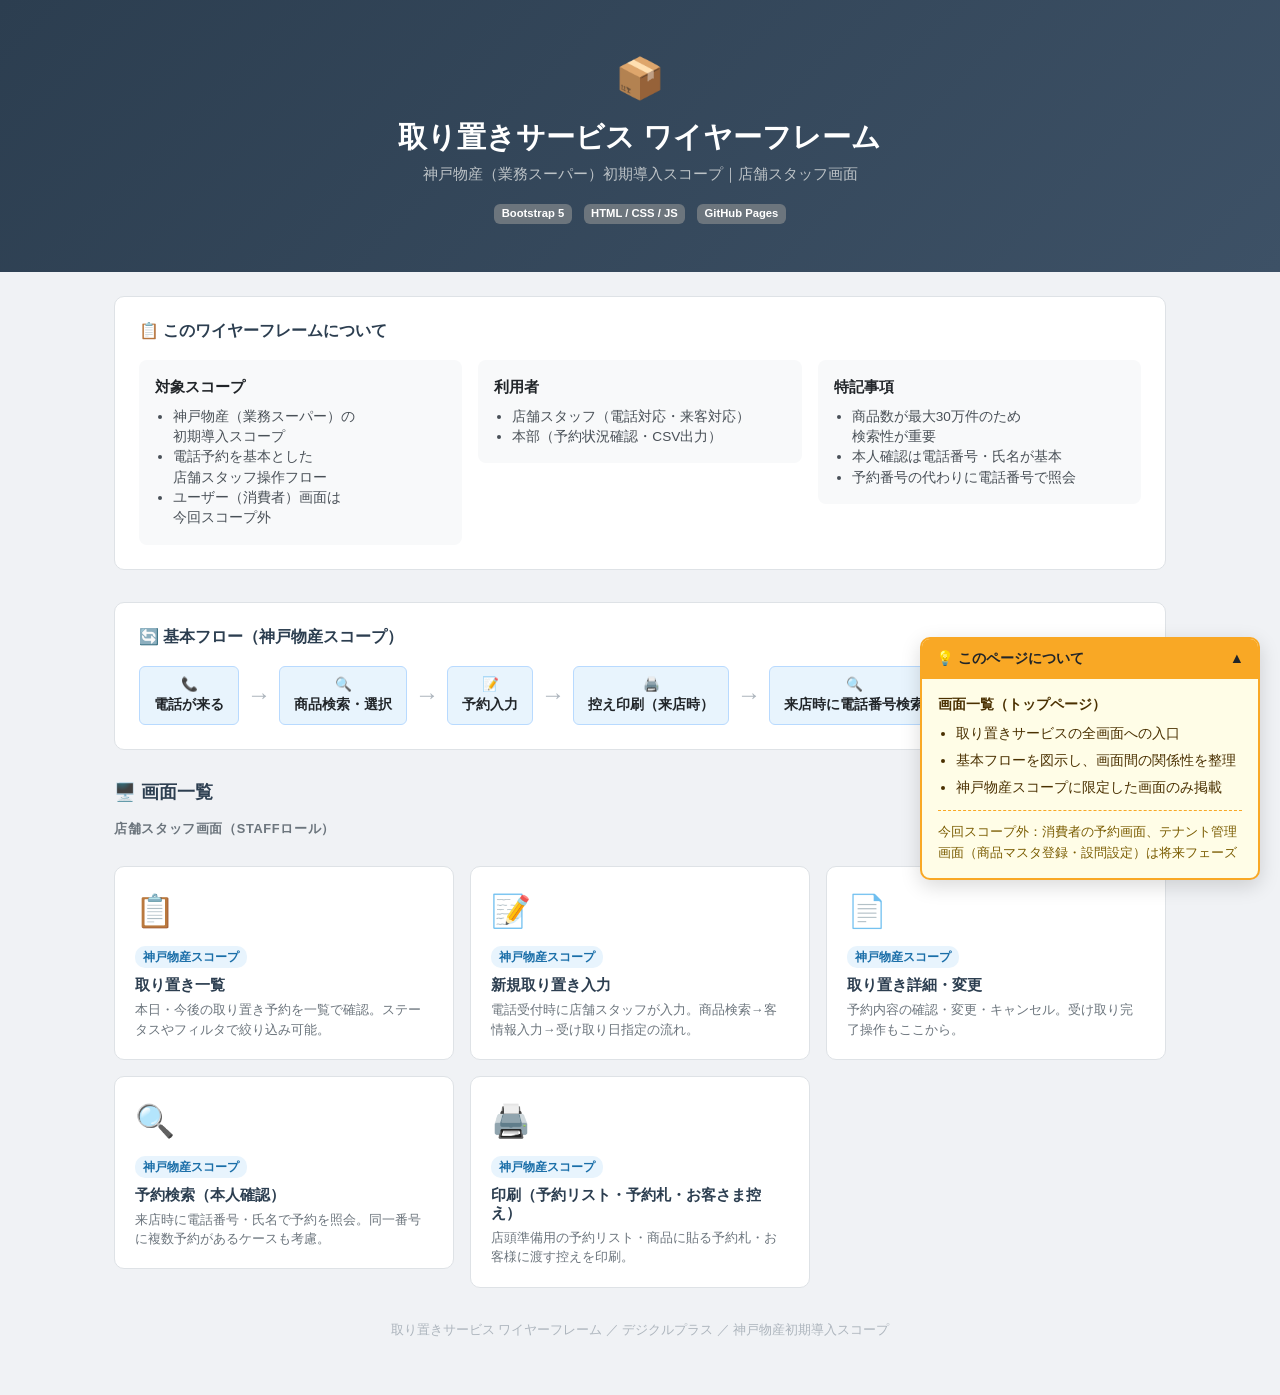
<file: index.html>
<!DOCTYPE html>
<html lang="ja">
<head>
  <meta charset="UTF-8">
  <meta name="viewport" content="width=device-width, initial-scale=1.0">
  <title>取り置きサービス ワイヤーフレーム</title>
  <link href="https://cdn.jsdelivr.net/npm/bootstrap@5.3.0/dist/css/bootstrap.min.css" rel="stylesheet">
  <link href="assets/style.css" rel="stylesheet">
  <style>
    .hero {
      background: linear-gradient(135deg, #2c3e50 0%, #3d5166 100%);
      color: #fff;
      padding: 48px 24px;
      text-align: center;
    }
    .hero h1 { font-size: 1.8rem; font-weight: bold; margin-bottom: 8px; }
    .hero p { color: #bdc3c7; font-size: 0.95rem; }
    .flow-section {
      background: #fff;
      border: 1px solid #dee2e6;
      border-radius: 10px;
      padding: 24px;
      margin-bottom: 32px;
    }
    .flow-section h2 { font-size: 1rem; font-weight: bold; color: #2c3e50; margin-bottom: 20px; }
    .scope-badge {
      display: inline-block;
      background: #e8f4fd;
      color: #1a6ea8;
      font-size: 0.75rem;
      padding: 2px 8px;
      border-radius: 10px;
      font-weight: 600;
      margin-bottom: 8px;
    }
  </style>
</head>
<body>

<div class="hero">
  <div style="font-size:2.5rem;margin-bottom:12px;">📦</div>
  <h1>取り置きサービス ワイヤーフレーム</h1>
  <p>神戸物産（業務スーパー）初期導入スコープ｜店舗スタッフ画面</p>
  <div style="margin-top:12px;">
    <span class="badge bg-secondary me-2">Bootstrap 5</span>
    <span class="badge bg-secondary me-2">HTML / CSS / JS</span>
    <span class="badge bg-secondary">GitHub Pages</span>
  </div>
</div>

<div class="wf-main">

  <!-- スコープ説明 -->
  <div class="flow-section">
    <h2>📋 このワイヤーフレームについて</h2>
    <div class="row g-3">
      <div class="col-md-4">
        <div style="background:#f8f9fa;border-radius:8px;padding:16px;">
          <div style="font-weight:bold;margin-bottom:8px;">対象スコープ</div>
          <ul style="font-size:0.85rem;margin:0;padding-left:18px;color:#495057;">
            <li>神戸物産（業務スーパー）の<br>初期導入スコープ</li>
            <li>電話予約を基本とした<br>店舗スタッフ操作フロー</li>
            <li>ユーザー（消費者）画面は<br>今回スコープ外</li>
          </ul>
        </div>
      </div>
      <div class="col-md-4">
        <div style="background:#f8f9fa;border-radius:8px;padding:16px;">
          <div style="font-weight:bold;margin-bottom:8px;">利用者</div>
          <ul style="font-size:0.85rem;margin:0;padding-left:18px;color:#495057;">
            <li>店舗スタッフ（電話対応・来客対応）</li>
            <li>本部（予約状況確認・CSV出力）</li>
          </ul>
        </div>
      </div>
      <div class="col-md-4">
        <div style="background:#f8f9fa;border-radius:8px;padding:16px;">
          <div style="font-weight:bold;margin-bottom:8px;">特記事項</div>
          <ul style="font-size:0.85rem;margin:0;padding-left:18px;color:#495057;">
            <li>商品数が最大30万件のため<br>検索性が重要</li>
            <li>本人確認は電話番号・氏名が基本</li>
            <li>予約番号の代わりに電話番号で照会</li>
          </ul>
        </div>
      </div>
    </div>
  </div>

  <!-- 基本フロー -->
  <div class="flow-section">
    <h2>🔄 基本フロー（神戸物産スコープ）</h2>
    <div class="d-flex align-items-center flex-wrap gap-2" style="font-size:0.85rem;">
      <div style="background:#e8f4fd;border:1px solid #b8daff;border-radius:6px;padding:8px 14px;text-align:center;">
        📞<br><strong>電話が来る</strong>
      </div>
      <div class="flow-arrow">→</div>
      <div style="background:#e8f4fd;border:1px solid #b8daff;border-radius:6px;padding:8px 14px;text-align:center;">
        🔍<br><strong>商品検索・選択</strong>
      </div>
      <div class="flow-arrow">→</div>
      <div style="background:#e8f4fd;border:1px solid #b8daff;border-radius:6px;padding:8px 14px;text-align:center;">
        📝<br><strong>予約入力</strong>
      </div>
      <div class="flow-arrow">→</div>
      <div style="background:#e8f4fd;border:1px solid #b8daff;border-radius:6px;padding:8px 14px;text-align:center;">
        🖨️<br><strong>控え印刷（来店時）</strong>
      </div>
      <div class="flow-arrow">→</div>
      <div style="background:#e8f4fd;border:1px solid #b8daff;border-radius:6px;padding:8px 14px;text-align:center;">
        🔍<br><strong>来店時に電話番号検索</strong>
      </div>
      <div class="flow-arrow">→</div>
      <div style="background:#d4edda;border:1px solid #c3e6cb;border-radius:6px;padding:8px 14px;text-align:center;">
        ✅<br><strong>受け取り完了</strong>
      </div>
    </div>
  </div>

  <!-- 画面一覧 -->
  <h2 style="font-size:1.1rem;font-weight:bold;color:#2c3e50;margin-bottom:16px;">🖥️ 画面一覧</h2>

  <div class="row g-3 mb-4">
    <div class="col-12">
      <div style="font-size:0.8rem;font-weight:bold;color:#6c757d;text-transform:uppercase;letter-spacing:0.05em;margin-bottom:12px;">
        店舗スタッフ画面（staffロール）
      </div>
    </div>

    <div class="col-md-4">
      <a href="staff/order-list.html" class="screen-card">
        <div class="screen-icon">📋</div>
        <div class="scope-badge">神戸物産スコープ</div>
        <h5>取り置き一覧</h5>
        <p>本日・今後の取り置き予約を一覧で確認。ステータスやフィルタで絞り込み可能。</p>
      </a>
    </div>

    <div class="col-md-4">
      <a href="staff/order-new.html" class="screen-card">
        <div class="screen-icon">📝</div>
        <div class="scope-badge">神戸物産スコープ</div>
        <h5>新規取り置き入力</h5>
        <p>電話受付時に店舗スタッフが入力。商品検索→客情報入力→受け取り日指定の流れ。</p>
      </a>
    </div>

    <div class="col-md-4">
      <a href="staff/order-detail.html" class="screen-card">
        <div class="screen-icon">📄</div>
        <div class="scope-badge">神戸物産スコープ</div>
        <h5>取り置き詳細・変更</h5>
        <p>予約内容の確認・変更・キャンセル。受け取り完了操作もここから。</p>
      </a>
    </div>

    <div class="col-md-4">
      <a href="staff/order-search.html" class="screen-card">
        <div class="screen-icon">🔍</div>
        <div class="scope-badge">神戸物産スコープ</div>
        <h5>予約検索（本人確認）</h5>
        <p>来店時に電話番号・氏名で予約を照会。同一番号に複数予約があるケースも考慮。</p>
      </a>
    </div>

    <div class="col-md-4">
      <a href="staff/print.html" class="screen-card">
        <div class="screen-icon">🖨️</div>
        <div class="scope-badge">神戸物産スコープ</div>
        <h5>印刷（予約リスト・予約札・お客さま控え）</h5>
        <p>店頭準備用の予約リスト・商品に貼る予約札・お客様に渡す控えを印刷。</p>
      </a>
    </div>

  </div>

  <div style="font-size:0.8rem;color:#adb5bd;text-align:center;margin-top:32px;padding-bottom:32px;">
    取り置きサービス ワイヤーフレーム ／ デジクルプラス ／ 神戸物産初期導入スコープ
  </div>
</div>

<div class="annotation-panel">
  <div class="annotation-toggle" onclick="toggleAnnotation()">
    💡 このページについて <span class="chevron">▲</span>
  </div>
  <div class="annotation-body">
    <strong>画面一覧（トップページ）</strong>
    <ul>
      <li>取り置きサービスの全画面への入口</li>
      <li>基本フローを図示し、画面間の関係性を整理</li>
      <li>神戸物産スコープに限定した画面のみ掲載</li>
    </ul>
    <div class="note-section">
      今回スコープ外：消費者の予約画面、テナント管理画面（商品マスタ登録・設問設定）は将来フェーズ
    </div>
  </div>
</div>

<script src="https://cdn.jsdelivr.net/npm/bootstrap@5.3.0/dist/js/bootstrap.bundle.min.js"></script>
<script src="assets/main.js"></script>
</body>
</html>
</file>
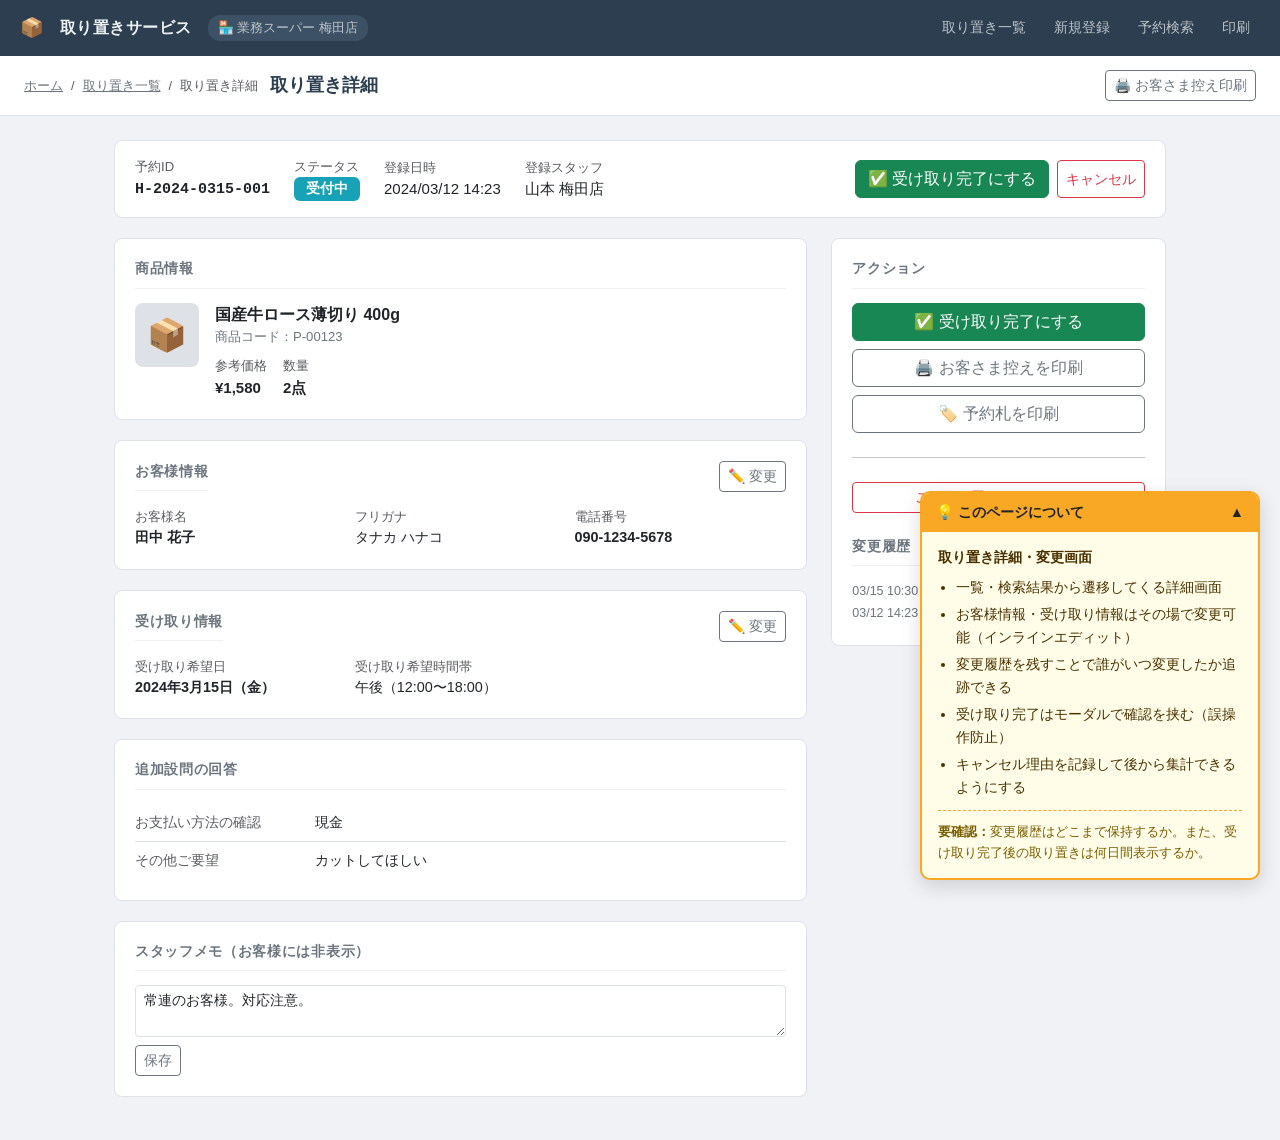
<file: staff/order-detail.html>
<!DOCTYPE html>
<html lang="ja">
<head>
  <meta charset="UTF-8">
  <meta name="viewport" content="width=device-width, initial-scale=1.0">
  <title>取り置き詳細 | 取り置きサービス</title>
  <link href="https://cdn.jsdelivr.net/npm/bootstrap@5.3.0/dist/css/bootstrap.min.css" rel="stylesheet">
  <link href="../assets/style.css" rel="stylesheet">
</head>
<body>

<!-- ヘッダー -->
<div class="wf-header">
  <span style="font-size:1.2rem;">📦</span>
  <span class="service-name">取り置きサービス</span>
  <span class="store-name">🏪 業務スーパー 梅田店</span>
  <div class="nav-links">
    <a href="order-list.html">取り置き一覧</a>
    <a href="order-new.html">新規登録</a>
    <a href="order-search.html">予約検索</a>
    <a href="print.html">印刷</a>
  </div>
</div>

<!-- ページタイトル -->
<div class="wf-page-title">
  <nav aria-label="breadcrumb">
    <ol class="breadcrumb mb-0">
      <li class="breadcrumb-item"><a href="../index.html" style="color:#6c757d;">ホーム</a></li>
      <li class="breadcrumb-item"><a href="order-list.html" style="color:#6c757d;">取り置き一覧</a></li>
      <li class="breadcrumb-item active">取り置き詳細</li>
    </ol>
  </nav>
  <h1>取り置き詳細</h1>
  <div class="ms-auto d-flex gap-2">
    <a href="print.html" class="btn btn-outline-secondary btn-sm">🖨️ お客さま控え印刷</a>
  </div>
</div>

<div id="toast-container" class="position-fixed bottom-0 start-50 translate-middle-x p-3" style="z-index:9000;"></div>

<div class="wf-main">

  <!-- ステータスバー -->
  <div class="wf-card" style="padding:16px 20px;">
    <div class="d-flex align-items-center gap-4 flex-wrap">
      <div>
        <small class="text-muted d-block">予約ID</small>
        <strong style="font-family:monospace;">H-2024-0315-001</strong>
      </div>
      <div>
        <small class="text-muted d-block">ステータス</small>
        <span class="badge badge-confirmed" style="font-size:0.85rem;padding:5px 12px;">受付中</span>
      </div>
      <div>
        <small class="text-muted d-block">登録日時</small>
        <span>2024/03/12 14:23</span>
      </div>
      <div>
        <small class="text-muted d-block">登録スタッフ</small>
        <span>山本 梅田店</span>
      </div>
      <div class="ms-auto d-flex gap-2">
        <button class="btn btn-success" onclick="showReceiveModal()">
          ✅ 受け取り完了にする
        </button>
        <button class="btn btn-outline-danger btn-sm" onclick="showCancelModal()">
          キャンセル
        </button>
      </div>
    </div>
  </div>

  <div class="row g-4">
    <!-- 左：詳細 -->
    <div class="col-md-8">

      <!-- 商品情報 -->
      <div class="wf-card">
        <div class="wf-card-title">商品情報</div>
        <div class="d-flex gap-3 align-items-start">
          <div style="background:#dee2e6;width:64px;height:64px;border-radius:8px;display:flex;align-items:center;justify-content:center;font-size:2rem;flex-shrink:0;">📦</div>
          <div style="flex:1;">
            <div style="font-weight:bold;font-size:1rem;">国産牛ロース薄切り 400g</div>
            <div style="font-size:0.82rem;color:#6c757d;">商品コード：P-00123</div>
            <div class="d-flex gap-3 mt-2">
              <div>
                <small class="text-muted">参考価格</small><br>
                <span style="font-weight:bold;">¥1,580</span>
              </div>
              <div>
                <small class="text-muted">数量</small><br>
                <span style="font-weight:bold;">2点</span>
              </div>
            </div>
          </div>
        </div>
      </div>

      <!-- お客様情報 -->
      <div class="wf-card">
        <div class="d-flex align-items-center mb-3">
          <div class="wf-card-title mb-0">お客様情報</div>
          <button class="btn btn-sm btn-outline-secondary ms-auto" onclick="toggleEdit()">✏️ 変更</button>
        </div>

        <!-- 表示モード -->
        <div id="view-mode">
          <div class="row g-2" style="font-size:0.9rem;">
            <div class="col-md-4">
              <small class="text-muted d-block">お客様名</small>
              <strong>田中 花子</strong>
            </div>
            <div class="col-md-4">
              <small class="text-muted d-block">フリガナ</small>
              タナカ ハナコ
            </div>
            <div class="col-md-4">
              <small class="text-muted d-block">電話番号</small>
              <strong>090-1234-5678</strong>
            </div>
          </div>
        </div>

        <!-- 編集モード（非表示） -->
        <div id="edit-mode" class="d-none">
          <div class="row g-3">
            <div class="col-md-4">
              <label class="wf-form-label required-mark">お客様名</label>
              <input type="text" class="form-control form-control-sm" value="田中 花子">
            </div>
            <div class="col-md-4">
              <label class="wf-form-label">フリガナ</label>
              <input type="text" class="form-control form-control-sm" value="タナカ ハナコ">
            </div>
            <div class="col-md-4">
              <label class="wf-form-label required-mark">電話番号</label>
              <input type="tel" class="form-control form-control-sm" value="090-1234-5678">
            </div>
          </div>
          <div class="mt-3 d-flex gap-2">
            <button class="btn btn-wf-primary btn-sm" onclick="saveEdit()">変更を保存</button>
            <button class="btn btn-outline-secondary btn-sm" onclick="cancelEdit()">キャンセル</button>
          </div>
        </div>
      </div>

      <!-- 受け取り情報 -->
      <div class="wf-card">
        <div class="d-flex align-items-center mb-3">
          <div class="wf-card-title mb-0">受け取り情報</div>
          <button class="btn btn-sm btn-outline-secondary ms-auto" onclick="toggleEditPickup()">✏️ 変更</button>
        </div>
        <div class="row g-2" style="font-size:0.9rem;">
          <div class="col-md-4">
            <small class="text-muted d-block">受け取り希望日</small>
            <strong>2024年3月15日（金）</strong>
          </div>
          <div class="col-md-4">
            <small class="text-muted d-block">受け取り希望時間帯</small>
            午後（12:00〜18:00）
          </div>
        </div>
      </div>

      <!-- 追加設問回答 -->
      <div class="wf-card">
        <div class="wf-card-title">追加設問の回答</div>
        <div style="font-size:0.9rem;">
          <div class="border-bottom py-2 d-flex">
            <span class="text-muted" style="width:180px;">お支払い方法の確認</span>
            <span>現金</span>
          </div>
          <div class="py-2 d-flex">
            <span class="text-muted" style="width:180px;">その他ご要望</span>
            <span>カットしてほしい</span>
          </div>
        </div>
      </div>

      <!-- スタッフメモ -->
      <div class="wf-card">
        <div class="wf-card-title">スタッフメモ（お客様には非表示）</div>
        <textarea class="form-control form-control-sm" rows="2">常連のお客様。対応注意。</textarea>
        <div class="mt-2">
          <button class="btn btn-sm btn-outline-secondary" onclick="showToast('メモを保存しました')">保存</button>
        </div>
      </div>

    </div>

    <!-- 右：操作パネル -->
    <div class="col-md-4">
      <div class="wf-card" style="position:sticky;top:80px;">
        <div class="wf-card-title">アクション</div>

        <div class="d-grid gap-2">
          <button class="btn btn-success" onclick="showReceiveModal()">
            ✅ 受け取り完了にする
          </button>
          <a href="print.html" class="btn btn-outline-secondary">
            🖨️ お客さま控えを印刷
          </a>
          <a href="print.html" class="btn btn-outline-secondary">
            🏷️ 予約札を印刷
          </a>
          <hr>
          <button class="btn btn-outline-danger btn-sm" onclick="showCancelModal()">
            この取り置きをキャンセル
          </button>
        </div>

        <div class="mt-4">
          <div class="wf-card-title">変更履歴</div>
          <div style="font-size:0.78rem;color:#6c757d;line-height:1.8;">
            <div>03/15 10:30 <span style="color:#2c3e50;">山本</span>｜数量 1→2 に変更</div>
            <div>03/12 14:23 <span style="color:#2c3e50;">山本</span>｜新規登録</div>
          </div>
        </div>
      </div>
    </div>
  </div>
</div>

<!-- 受け取り完了確認モーダル -->
<div class="modal fade" id="receiveModal" tabindex="-1">
  <div class="modal-dialog">
    <div class="modal-content">
      <div class="modal-header">
        <h5 class="modal-title">✅ 受け取り完了の確認</h5>
        <button class="btn-close" data-bs-dismiss="modal"></button>
      </div>
      <div class="modal-body">
        <p>以下の取り置きを「受け取り済み」に変更します。</p>
        <div style="background:#f8f9fa;border-radius:6px;padding:12px;font-size:0.9rem;">
          <div><strong>田中 花子</strong> 様</div>
          <div class="text-muted">国産牛ロース薄切り 400g × 2点</div>
        </div>
        <div class="form-check mt-3">
          <input class="form-check-input" type="checkbox" id="confirm-check">
          <label class="form-check-label" for="confirm-check">
            代金の受け取りを確認しました
          </label>
        </div>
      </div>
      <div class="modal-footer">
        <button class="btn btn-outline-secondary" data-bs-dismiss="modal">戻る</button>
        <a href="order-list.html" class="btn btn-success" onclick="showToast('受け取り完了に更新しました', 'success')">
          受け取り完了にする
        </a>
      </div>
    </div>
  </div>
</div>

<!-- キャンセル確認モーダル -->
<div class="modal fade" id="cancelModal" tabindex="-1">
  <div class="modal-dialog">
    <div class="modal-content">
      <div class="modal-header">
        <h5 class="modal-title" style="color:#dc3545;">⚠️ キャンセルの確認</h5>
        <button class="btn-close" data-bs-dismiss="modal"></button>
      </div>
      <div class="modal-body">
        <p>以下の取り置きをキャンセルします。この操作は取り消せません。</p>
        <div style="background:#f8f9fa;border-radius:6px;padding:12px;font-size:0.9rem;">
          <div><strong>田中 花子</strong> 様</div>
          <div class="text-muted">国産牛ロース薄切り 400g × 2点</div>
        </div>
        <div class="mt-3">
          <label class="wf-form-label">キャンセル理由</label>
          <select class="form-select form-select-sm">
            <option>お客様都合（キャンセル連絡あり）</option>
            <option>お客様都合（無連絡）</option>
            <option>店舗都合（在庫切れ）</option>
            <option>店舗都合（その他）</option>
            <option>入力ミス</option>
          </select>
        </div>
      </div>
      <div class="modal-footer">
        <button class="btn btn-outline-secondary" data-bs-dismiss="modal">戻る</button>
        <a href="order-list.html" class="btn btn-danger" onclick="showToast('キャンセルしました', 'danger')">
          キャンセルする
        </a>
      </div>
    </div>
  </div>
</div>

<!-- アノテーション -->
<div class="annotation-panel">
  <div class="annotation-toggle" onclick="toggleAnnotation()">
    💡 このページについて <span class="chevron">▲</span>
  </div>
  <div class="annotation-body">
    <strong>取り置き詳細・変更画面</strong>
    <ul>
      <li>一覧・検索結果から遷移してくる詳細画面</li>
      <li>お客様情報・受け取り情報はその場で変更可能（インラインエディット）</li>
      <li>変更履歴を残すことで誰がいつ変更したか追跡できる</li>
      <li>受け取り完了はモーダルで確認を挟む（誤操作防止）</li>
      <li>キャンセル理由を記録して後から集計できるようにする</li>
    </ul>
    <div class="note-section">
      <strong>要確認：</strong>変更履歴はどこまで保持するか。また、受け取り完了後の取り置きは何日間表示するか。
    </div>
  </div>
</div>

<script src="https://cdn.jsdelivr.net/npm/bootstrap@5.3.0/dist/js/bootstrap.bundle.min.js"></script>
<script src="../assets/main.js"></script>
<script>
  function showReceiveModal() {
    new bootstrap.Modal(document.getElementById('receiveModal')).show();
  }
  function showCancelModal() {
    new bootstrap.Modal(document.getElementById('cancelModal')).show();
  }

  let isEditing = false;
  function toggleEdit() {
    isEditing = !isEditing;
    document.getElementById('view-mode').classList.toggle('d-none', isEditing);
    document.getElementById('edit-mode').classList.toggle('d-none', !isEditing);
  }
  function saveEdit() {
    toggleEdit();
    showToast('お客様情報を更新しました');
  }
  function cancelEdit() {
    isEditing = true;
    toggleEdit();
  }
  function toggleEditPickup() {
    showToast('受け取り情報の変更フォームはWIP');
  }
</script>
</body>
</html>
</file>
<file: assets/style.css>
/* ============================================
   取り置きサービス ワイヤーフレーム 共通スタイル
   ============================================ */

body {
  background: #f0f2f5;
  font-family: 'Helvetica Neue', Arial, 'Hiragino Sans', sans-serif;
  font-size: 15px;
}

/* ---- ヘッダー ---- */
.wf-header {
  background: #2c3e50;
  color: #fff;
  padding: 0 20px;
  height: 56px;
  display: flex;
  align-items: center;
  gap: 16px;
  position: sticky;
  top: 0;
  z-index: 100;
}
.wf-header .service-name {
  font-size: 1rem;
  font-weight: bold;
  letter-spacing: 0.03em;
  color: #ecf0f1;
}
.wf-header .store-name {
  font-size: 0.8rem;
  background: #3d5166;
  padding: 3px 10px;
  border-radius: 12px;
  color: #bdc3c7;
}
.wf-header .nav-links {
  margin-left: auto;
  display: flex;
  gap: 8px;
}
.wf-header .nav-links a {
  color: #bdc3c7;
  text-decoration: none;
  font-size: 0.85rem;
  padding: 4px 10px;
  border-radius: 4px;
  transition: background 0.15s;
}
.wf-header .nav-links a:hover,
.wf-header .nav-links a.active {
  background: #3d5166;
  color: #fff;
}

/* ---- サブヘッダー（ページタイトル） ---- */
.wf-page-title {
  background: #fff;
  border-bottom: 1px solid #dee2e6;
  padding: 14px 24px;
  display: flex;
  align-items: center;
  gap: 12px;
}
.wf-page-title h1 {
  font-size: 1.15rem;
  font-weight: bold;
  margin: 0;
  color: #2c3e50;
}
.wf-page-title .breadcrumb {
  margin: 0;
  font-size: 0.8rem;
}

/* ---- メインコンテンツ ---- */
.wf-main {
  padding: 24px;
  max-width: 1100px;
  margin: 0 auto;
}

/* ---- カード ---- */
.wf-card {
  background: #fff;
  border: 1px solid #dee2e6;
  border-radius: 8px;
  padding: 20px;
  margin-bottom: 20px;
}
.wf-card-title {
  font-size: 0.85rem;
  font-weight: bold;
  color: #6c757d;
  text-transform: uppercase;
  letter-spacing: 0.05em;
  margin-bottom: 14px;
  padding-bottom: 8px;
  border-bottom: 1px solid #f0f0f0;
}

/* ---- ステータスバッジ ---- */
.badge-pending   { background: #ffc107; color: #333; }
.badge-confirmed { background: #17a2b8; color: #fff; }
.badge-received  { background: #28a745; color: #fff; }
.badge-cancelled { background: #dc3545; color: #fff; }
.badge-expired   { background: #6c757d; color: #fff; }

/* ---- テーブル ---- */
.wf-table th {
  background: #f8f9fa;
  font-size: 0.82rem;
  color: #6c757d;
  font-weight: 600;
  white-space: nowrap;
}
.wf-table td {
  vertical-align: middle;
  font-size: 0.9rem;
}
.wf-table tbody tr:hover {
  background: #f8faff;
  cursor: pointer;
}

/* ---- フォーム ---- */
.wf-form-label {
  font-size: 0.85rem;
  font-weight: 600;
  color: #495057;
  margin-bottom: 4px;
}
.required-mark::after {
  content: " *";
  color: #dc3545;
}

/* ---- ボタン ---- */
.btn-wf-primary {
  background: #2c3e50;
  color: #fff;
  border: none;
  padding: 10px 24px;
  border-radius: 6px;
  font-size: 0.95rem;
  font-weight: 600;
}
.btn-wf-primary:hover {
  background: #1a252f;
  color: #fff;
}

/* ---- アノテーションパネル ---- */
.annotation-panel {
  position: fixed;
  bottom: 20px;
  right: 20px;
  width: 340px;
  background: #fffde7;
  border: 2px solid #f9a825;
  border-radius: 10px;
  box-shadow: 0 6px 20px rgba(0, 0, 0, 0.15);
  z-index: 9999;
  transition: all 0.2s;
}
.annotation-toggle {
  background: #f9a825;
  padding: 9px 14px;
  font-weight: bold;
  font-size: 0.9rem;
  cursor: pointer;
  border-radius: 8px 8px 0 0;
  display: flex;
  align-items: center;
  gap: 6px;
  user-select: none;
}
.annotation-toggle .chevron {
  margin-left: auto;
  transition: transform 0.2s;
}
.annotation-toggle.collapsed .chevron {
  transform: rotate(180deg);
}
.annotation-body {
  padding: 14px 16px;
  font-size: 0.85rem;
  line-height: 1.7;
  color: #4a3000;
}
.annotation-body.hidden {
  display: none;
}
.annotation-body ul {
  margin: 6px 0 0 0;
  padding-left: 18px;
}
.annotation-body li {
  margin-bottom: 4px;
}
.annotation-body .note-section {
  margin-top: 10px;
  padding-top: 10px;
  border-top: 1px dashed #f9a825;
  font-size: 0.8rem;
  color: #7a5c00;
}

/* ---- 検索ボックス ---- */
.search-box {
  background: #f8f9fa;
  border: 1px solid #dee2e6;
  border-radius: 8px;
  padding: 16px 20px;
  margin-bottom: 20px;
}

/* ---- 印刷プレビュー ---- */
.print-preview {
  background: #fff;
  border: 1px solid #ccc;
  box-shadow: 2px 2px 8px rgba(0,0,0,0.1);
  padding: 20px;
  margin: 0 auto;
}

/* ---- インデックスページ ---- */
.screen-card {
  background: #fff;
  border: 1px solid #dee2e6;
  border-radius: 10px;
  padding: 20px;
  text-decoration: none;
  color: inherit;
  display: block;
  transition: box-shadow 0.15s, transform 0.15s;
}
.screen-card:hover {
  box-shadow: 0 6px 20px rgba(0,0,0,0.1);
  transform: translateY(-2px);
  color: inherit;
}
.screen-card .screen-icon {
  font-size: 2rem;
  margin-bottom: 10px;
}
.screen-card h5 {
  font-size: 0.95rem;
  font-weight: bold;
  color: #2c3e50;
  margin-bottom: 6px;
}
.screen-card p {
  font-size: 0.8rem;
  color: #6c757d;
  margin: 0;
}
.flow-arrow {
  display: flex;
  align-items: center;
  justify-content: center;
  color: #adb5bd;
  font-size: 1.5rem;
  padding: 8px 0;
}
</file>
